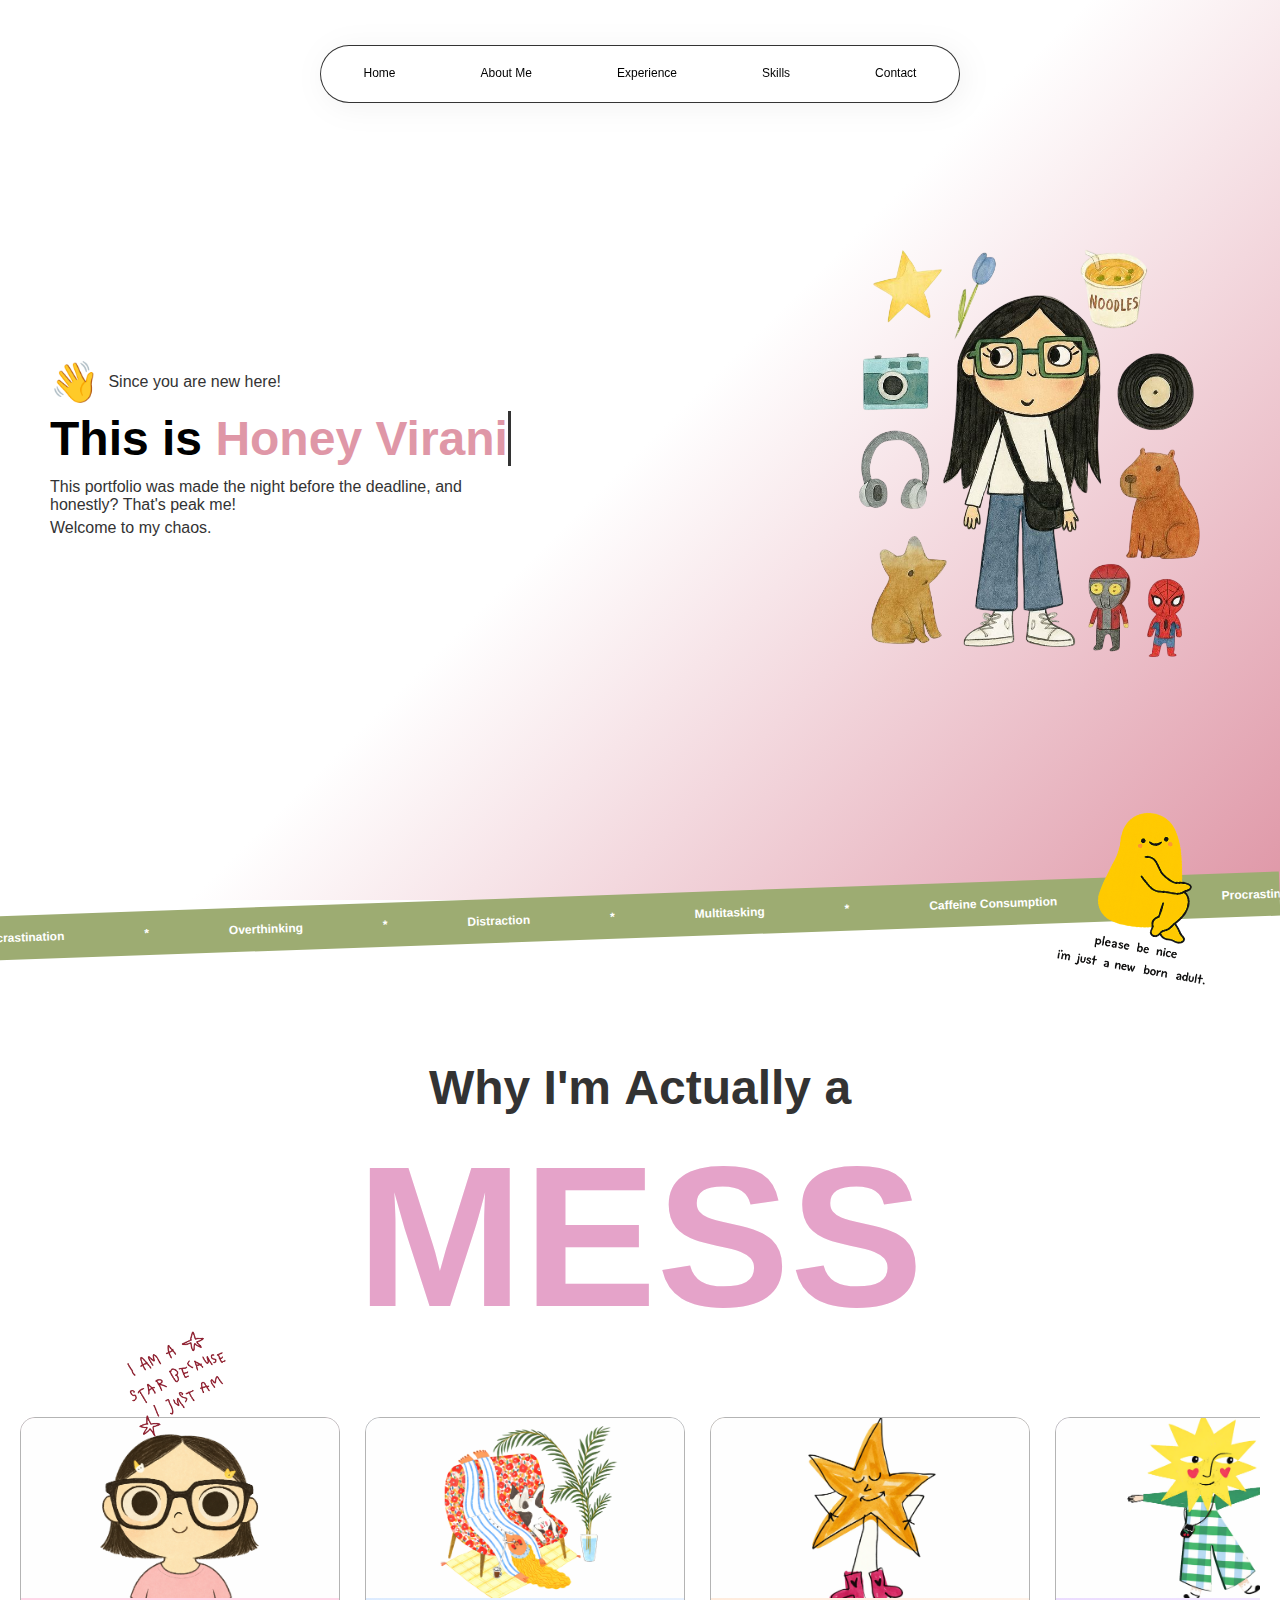
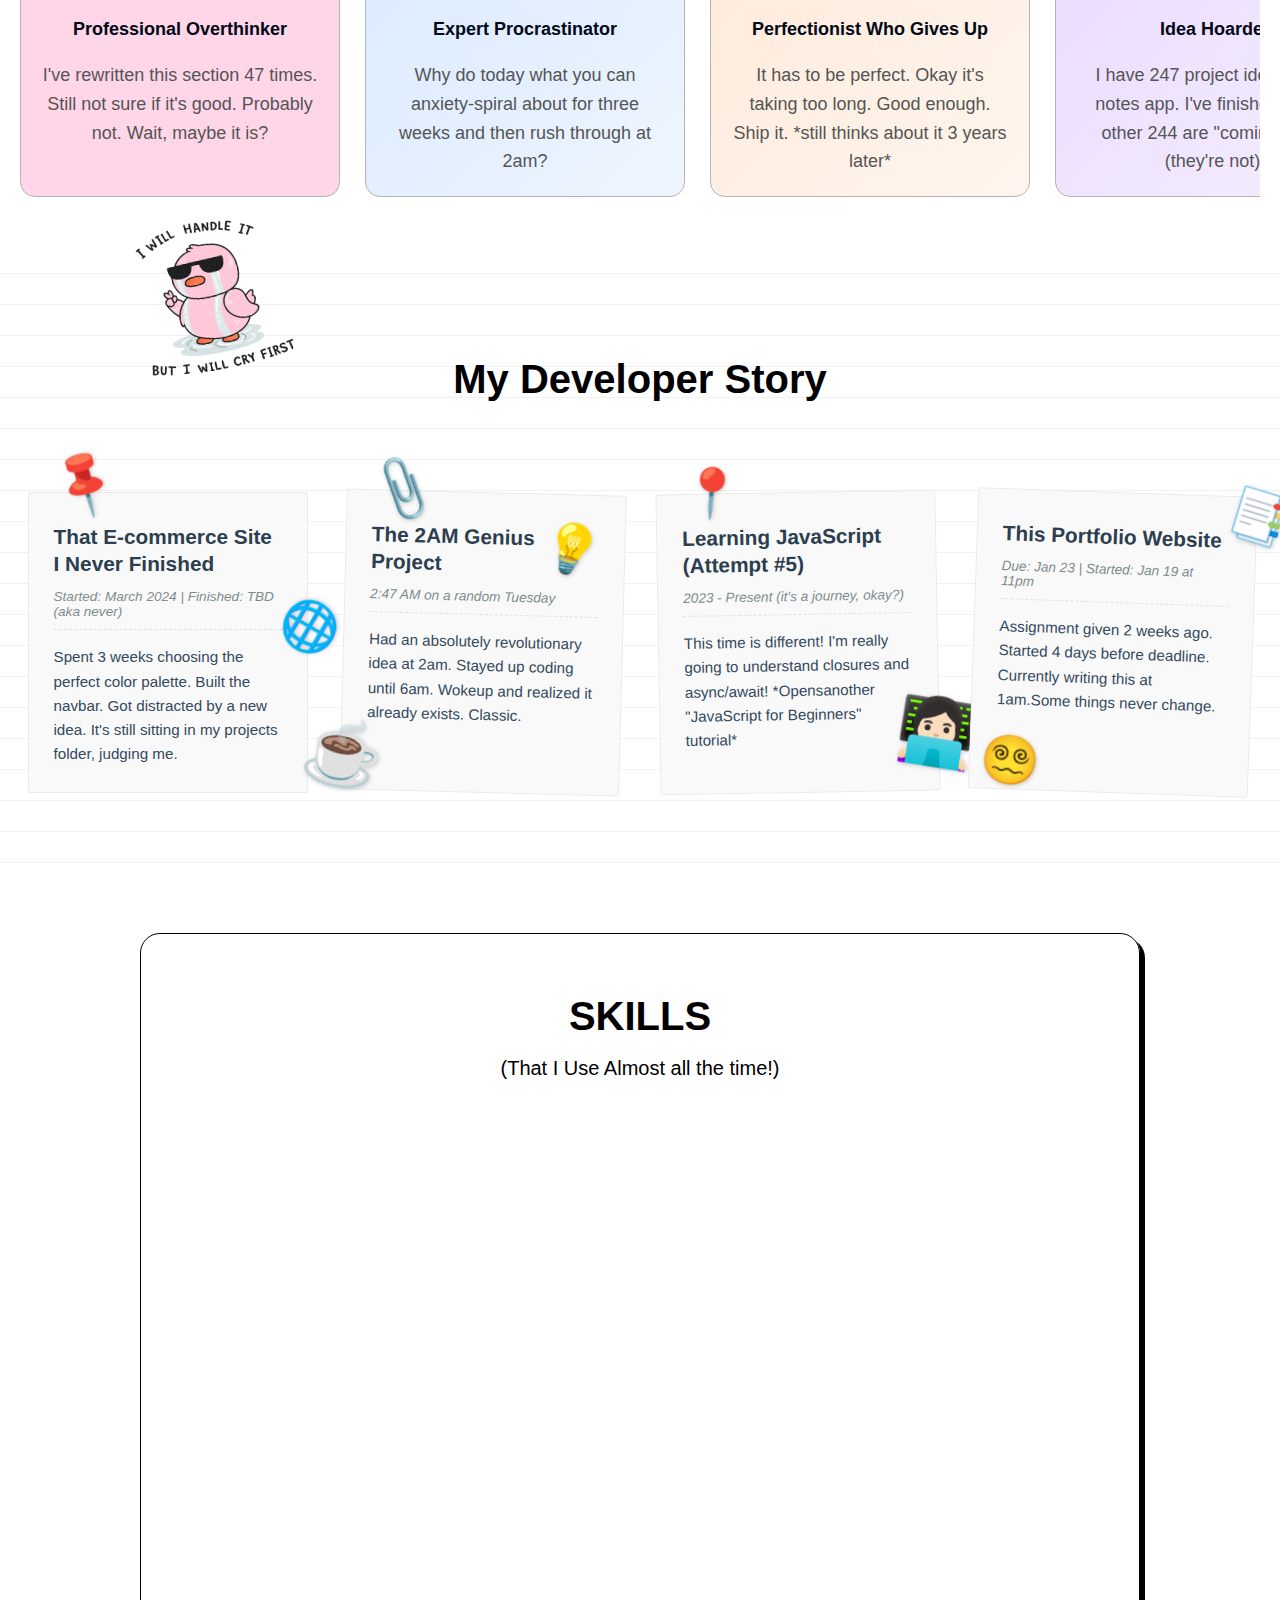
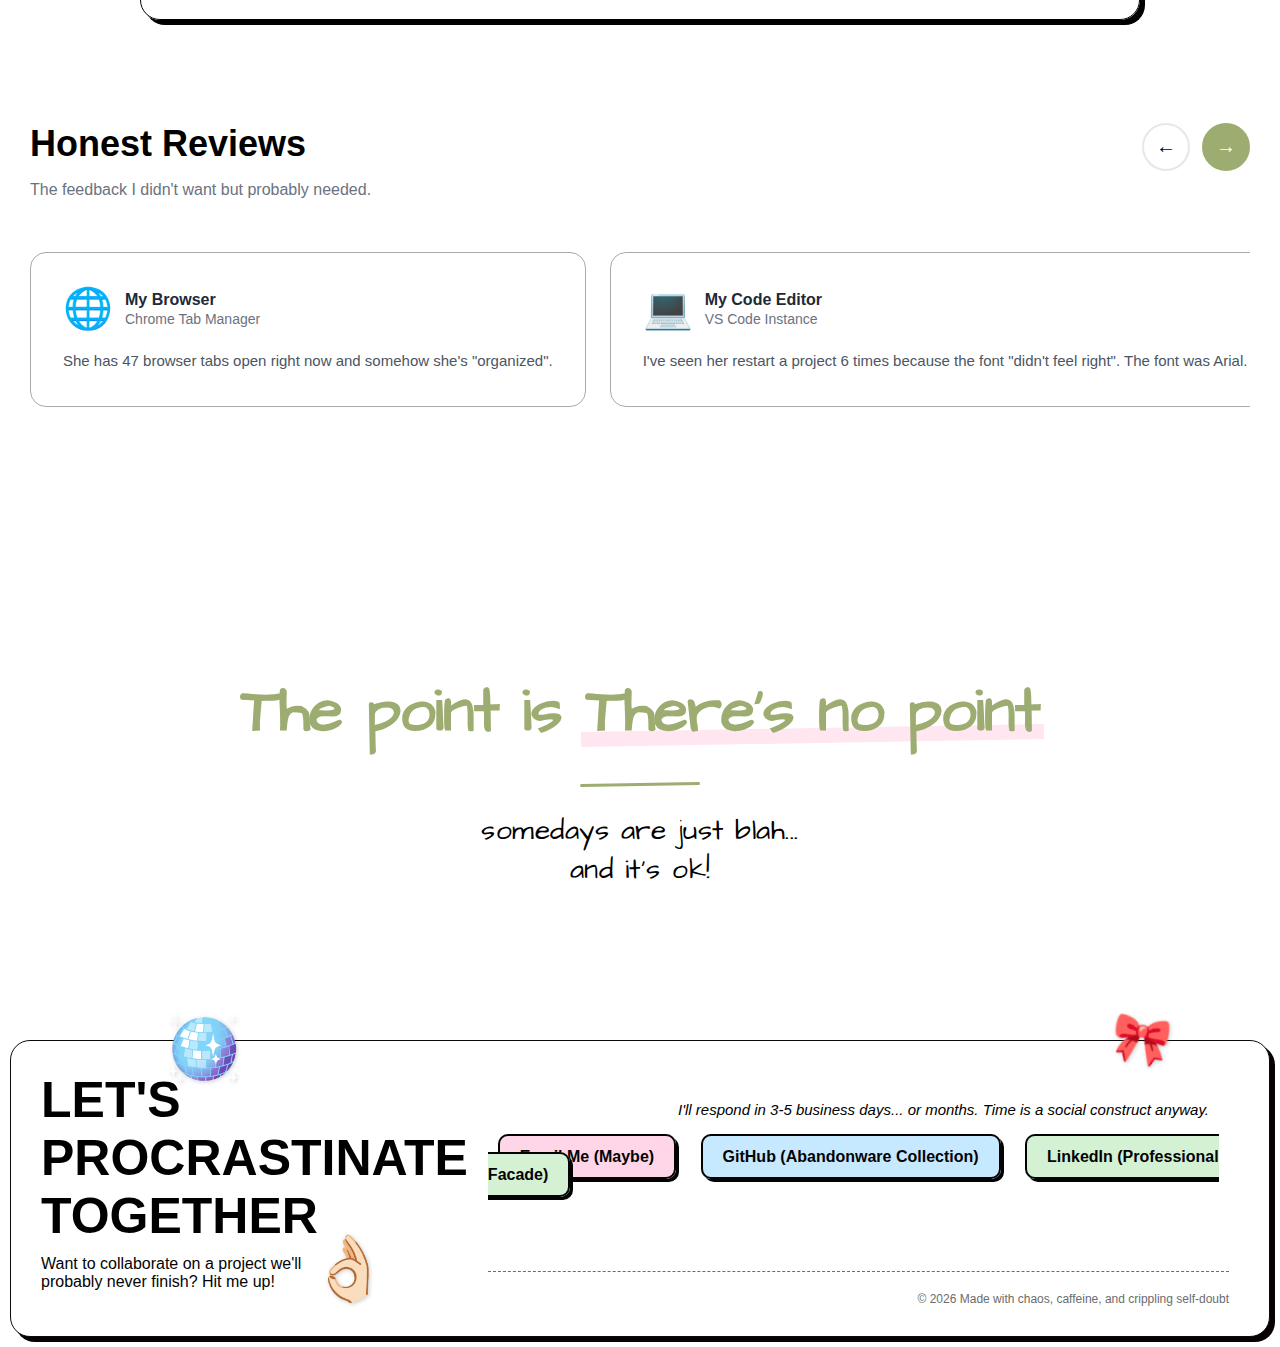
<file: index.html>
<!DOCTYPE html>
<html lang="en">
<head>
    <meta charset="UTF-8">
    <meta name="viewport" content="width=device-width, initial-scale=1.0">
    <title>Im Honey</title>
    <link rel="stylesheet" href="css/indexPage/index.css">
    <link rel="stylesheet" href="aboutMe.css">
    <link rel="stylesheet" href="DevS.css">
    <link rel="stylesheet" href="css/indexPage/last.css">
    <link rel="stylesheet" href="css/indexPage/Foot.css">
    <link rel="stylesheet" href="css/indexPage/text.css">
    <link href="https://fonts.googleapis.com/css2?family=Architects+Daughter&display=swap" rel="stylesheet">
</head>
<body>

<!-- nav bar -->
    <header class="header">
        <nav class="navbar">
                <a href="#">Home</a>
                <a href="MainAboutMe.html">About Me</a>
                <a href="#experience">Experience</a>
                <a href="#skills">Skills</a>
                <a href="#contact">Contact</a>
        </nav>
    </header>

    <!-- HERO SECTION -->
    <section class="hero" id="home">
        <div class="hero-content">
            <div class="hero-text">
                <p> <span class="hi-icon">👋</span> Since you are new here!</p>
                <div class = "container">
                <h1 class="typing-text">This is <span class="main-name">Honey Virani</span></h1>
                </div>
                <p> This portfolio was made the night before the deadline, and <br>
                honestly? That's peak me!</p>
                <p>Welcome to my chaos.</p>
            </div>
            <div>
                <img src="img/heroimg.png" alt="Honey Virani" width="300px" class="hero-image">
           </div>       
    </section>

    <!-- Skills text animation -->

    <section class="skills-animation">
        <div class="skills-title">
        <div class="skills-list">
            <span class="skill-item">Procrastination</span>
            <span class="skill-item">*</span>
            <span class="skill-item">Overthinking</span>
            <span class="skill-item">*</span>
            <span class="skill-item">Distraction</span>
            <span class="skill-item">*</span>
            <span class="skill-item">Multitasking</span>
            <span class="skill-item">*</span>
            <span class="skill-item">Caffeine Consumption</span>
            <span class="skill-item">*</span>
            <span class="skill-item">Procrastination</span>
            <span class="skill-item">*</span>
            <span class="skill-item">Overthinking</span>
            <span class="skill-item">*</span>
            <span class="skill-item">Distraction</span>
            <span class="skill-item">*</span>
            <span class="skill-item">Multitasking</span>
            <span class="skill-item">*</span>
            <span class="skill-item">Caffeine Consumption</span>
            <span class="skill-item">*</span>
        </div>
        </div>
    </section>

    <!-- ABOUT -->

    <section id="about">
        <h2>Why I'm <span class="highlight-word">Actually</span> a<br><span class="aboutToMess">MESS</span></h2>
        <div class="about-grid">
            <div class="flaw-card">
                <div class="card-image">
                    <img src="img/ChatGPT Image Jan 20, 2026, 04_19_09 PM.png" alt="Overthinking">
                </div>
                <div class="card-content">
                    <h3>Professional Overthinker</h3>
                    <p>I've rewritten this section 47 times. Still not sure if it's good. Probably not. Wait, maybe it is?</p>
                </div>
            </div>
        
            <div class="flaw-card">
                <div class="card-image">
                    <img src="img/ChatGPT Image Jan 20, 2026, 04_34_22 PM.png" alt="Procrastination">
                </div>
                <div class="card-content">
                    <h3>Expert Procrastinator</h3>
                    <p>Why do today what you can anxiety-spiral about for three weeks and then rush through at 2am?</p>
                </div>
            </div>
        
            <div class="flaw-card">
                <div class="card-image">
                    <img src="img/ChatGPT Image Jan 20, 2026, 04_23_21 PM.png" alt="Perfectionist">
                </div>
                <div class="card-content">
                    <h3>Perfectionist Who Gives Up</h3>
                    <p>It has to be perfect. Okay it's taking too long. Good enough. Ship it. *still thinks about it 3 years
                        later*</p>
                </div>
            </div>
        
            <div class="flaw-card">
                <div class="card-image">
                    <img src="img/ChatGPT Image Jan 20, 2026, 04_35_25 PM.png" alt="Ideas">
                </div>
                <div class="card-content">
                    <h3>Idea Hoarder</h3>
                    <p>I have 247 project ideas in my notes app. I've finished 3. The other 244 are "coming soon" (they're not).
                    </p>
                </div>
            </div>
        
            <div class="flaw-card">
                <div class="card-image">
                    <img src="img/eb9add40089048816268319c66a5fed6.jpg" alt="Tutorial Hell">
                </div>
                <div class="card-content">
                    <h3>Tutorial Hell Resident</h3>
                    <p>Watched 500 hours of tutorials. Built 2 things. Currently watching another tutorial instead of building.
                    </p>
                </div>
            </div>
        
            <div class="flaw-card">
                <div class="card-image">
                    <img src="img/ChatGPT Image Jan 20, 2026, 04_37_18 PM.png" alt="Imposter Syndrome">
                </div>
                <div class="card-content">
                    <h3>Imposter Syndrome Champion</h3>
                    <p>Everyone else knows what they're doing. I'm just Googling stuff and hoping for the best. Wait, everyone
                        does that?</p>
                </div>
            </div>
        </div>
    </section>

        
   
<!-- EXPERIENCE / DISASTERS SECTION -->
<section class="experience" id="experience">
        <h2>My <span class="highlight-word">Developer Story</span></h2>
        <div class="experience-container">
        <div class="experience-item">
            <h3>That E-commerce Site I Never Finished</h3>
            <div class="date">Started: March 2024 | Finished: TBD (aka never)</div>
            <p>Spent 3 weeks choosing the perfect color palette. Built the navbar. Got distracted by a new idea. It's still
                    sitting in my projects folder, judging me.</p>
        </div>
        <div class="experience-item">
            <h3>The 2AM Genius Project</h3>
            <div class="date">2:47 AM on a random Tuesday</div>
            <p class="text2">Had an absolutely revolutionary idea at 2am. Stayed up coding until 6am. Wokeup and realized it already
                exists. Classic.</p>
        </div>
        <div class="experience-item">
            <h3>Learning JavaScript (Attempt #5)</h3>
            <div class="date">2023 - Present (it's a journey, okay?)</div>
            <p>This time is different! I'm really going to understand closures and async/await! *Opensanother "JavaScript
                for Beginners" tutorial*</p>
        </div>
        <div class="experience-item">
            <h3>This Portfolio Website</h3>
            <div class="date">Due: Jan 23 | Started: Jan 19 at 11pm</div>
            <p>Assignment given 2 weeks ago. Started 4 days before deadline. Currently writing this at 1am.Some things
                never change.</p>
        </div>
        </div>
</section>

<!-- SKILLS SECTION -->

<section id="skills">
    <h2> SKILLS <br><span class="highlight-dev">(That I Use Almost all the time!)</span> </h2>
    <div class="skills-grid">
        <div class="skill" data-percent="95">
            <div class="skill-name">
                <span>Starting Projects</span>
                <span class="percent">95%</span>
            </div>
            <div class="skill-bar">
                <div class="skill-progress"></div>
            </div>
        </div>
        <div class="skill" data-percent="23">
            <div class="skill-name">
                <span>Finishing Them</span>
                <span class="percent">13%</span>
            </div>
            <div class="skill-bar">
                <div class="skill-progress"></div>
            </div>
        </div>
        <div class="skill" data-percent="100">
            <div class="skill-name">
                <span>Googling "How to Center a Div"</span>
                <span class="percent">100%</span>
            </div>
            <div class="skill-bar">
                <div class="skill-progress"></div>
            </div>
        </div>
        <div class="skill" data-percent="87">
            <div class="skill-name">
                <span>Procrastination</span>
                <span class="percent">97%</span>
            </div>
            <div class="skill-bar">
                <div class="skill-progress"></div>
            </div>
        </div>
        <div class="skill" data-percent="150">
            <div class="skill-name">
                <span>Imposter Syndrome</span>
                <span class="percent">∞%</span>
            </div>
            <div class="skill-bar">
                <div class="skill-progress"></div>
            </div>
        </div>
        <div class="skill" data-percent="67">
            <div class="skill-name">
                <span>Actual HTML/CSS</span>
                <span class="percent">67%</span>
            </div>
            <div class="skill-bar">
                <div class="skill-progress"></div>
            </div>
        </div>
        <div class="skill" data-percent="34">
            <div class="skill-name">
                <span>JavaScript (still figuring that out!)</span>
                <span class="percent">34%</span>
            </div>
            <div class="skill-bar">
                <div class="skill-progress"></div>
            </div>
        </div>
    </div>
</section> 

 <!-- TESTIMONY  -->

<section id="testimonials">
    <div class="testimonials-header">
        <div class="testimonials-title-wrapper">
            <h2 class="highlight-test"> Honest Reviews</h2>
            <p class="testimonials-subtitle">The feedback I didn't want but probably needed.</p>
        </div>
        <div class="testimonials-nav">
            <button class="nav-arrow prev" onclick="scrollTestimonials('left')">←</button>
            <button class="nav-arrow next" onclick="scrollTestimonials('right')">→</button>
        </div>
    </div>

    <div class="testimonials-grid" id="testimonialsGrid">
        <div class="testimonial-card">
            <div class="testimonial-author-wrapper">
                <div class="testimonial-avatar">🌐</div>
                <div class="testimonial-author-info">
                    <p class="testimonial-author">My Browser</p>
                    <p class="testimonial-role">Chrome Tab Manager</p>
                </div>
            </div>
            <p class="testimonial-text">She has 47 browser tabs open right now and somehow she's "organized".</p>
        </div>

        <div class="testimonial-card">
            <div class="testimonial-author-wrapper">
                <div class="testimonial-avatar">💻</div>
                <div class="testimonial-author-info">
                    <p class="testimonial-author">My Code Editor</p>
                    <p class="testimonial-role">VS Code Instance</p>
                </div>
            </div>
            <p class="testimonial-text">I've seen her restart a project 6 times because the font "didn't feel right". The font was Arial.</p>
        </div>

        <div class="testimonial-card">
            <div class="testimonial-author-wrapper">
                <div class="testimonial-avatar">🍿</div>
                <div class="testimonial-author-info">
                    <p class="testimonial-author">YouTube Algorithm</p>
                    <p class="testimonial-role">Recommendation Engine</p>
                </div>
            </div>
            <p class="testimonial-text">she said she'd start working after "just one YouTube video". That was 3 hours ago.</p>
        </div>

        <div class="testimonial-card">
            <div class="testimonial-author-wrapper">
                <div class="testimonial-avatar">☕</div>
                <div class="testimonial-author-info">
                    <p class="testimonial-author">My Coffee Mug</p>
                    <p class="testimonial-role">Caffeine Supplier</p>
                </div>
            </div>
            <p class="testimonial-text">I don't know how she function on 4 hours of sleep and pure anxiety, but somehow she does.</p>
        </div>

        <div class="testimonial-card">
            <div class="testimonial-author-wrapper">
                <div class="testimonial-avatar">🧠</div>
                <div class="testimonial-author-info">
                    <p class="testimonial-author">My Inner Voice</p>
                    <p class="testimonial-role">Consciousness</p>
                </div>
            </div>
            <p class="testimonial-text">She is either going to change the world or accidentally delete her entire
                project. No in-between.</p>
        </div>

        <div class="testimonial-card">
            <div class="testimonial-author-wrapper">
                <div class="testimonial-avatar">⏪</div>
                <div class="testimonial-author-info">
                    <p class="testimonial-author">Past Me</p>
                    <p class="testimonial-role">Disappointed</p>
                </div>
            </div>
            <p class="testimonial-text">I'm just impressed she made it this far honestly.</p>
        </div>
    </div>
</section>

<!-- text section -->

<section id="blah-days">    
    <div class="blah-content">
        <div class="blah-quote">
            The point is
            <span class="highlight underline">There's no point</span>
        </div>
        <div class="accent-line"></div>
            <div class="blah-subtext">
                somedays are just blah...<br>
                and it's ok!
            </div>
        </div>
    </section>
        
<footer class="contact" id="contact">
    <div class="footer-decor">
        <h2>LET'S  <br> Procrastinate <br> Together</h2>
            <p>Want to collaborate on a project we'll <br> probably never finish? Hit me up!</p>
    </div>
        <div class="footer-links">
        <p class="response-time">I'll respond in 3-5 business days... or months. Time is a social construct anyway.</p>
        <div class="contact-links">
            <a href="mailto:virani.ho@northeastern.edu">Email Me (Maybe)</a>
            <a href="https://github.com/honeyN1">GitHub (Abandonware Collection)</a>
            <a href="https://www.linkedin.com/in/honey-virani">LinkedIn (Professional Facade)</a>
        </div>
        <p class="copyright">© 2026 Made with chaos, caffeine, and crippling self-doubt</p>
        </div>
    </div>
</footer>



<script>
            
function scrollTestimonials(direction) {
    const grid = document.getElementById('testimonialsGrid');
    const scrollAmount = 374;

    if (direction === 'left') {
            grid.scrollBy({ left: -scrollAmount, behavior: 'smooth' });
    } else {
            grid.scrollBy({ left: scrollAmount, behavior: 'smooth' });
    }
}

    
window.addEventListener('load', () => {
    const skills = document.querySelectorAll('.skill');

    skills.forEach(skill => {
        const percent = skill.getAttribute('data-percent');
        const progressBar = skill.querySelector('.skill-progress');

        const displayPercent = Math.min(percent, 100);

        setTimeout(() => {
            progressBar.style.width = displayPercent + '%';
        }, 100);
    });
});

</script>
</body>
</html>
</file>
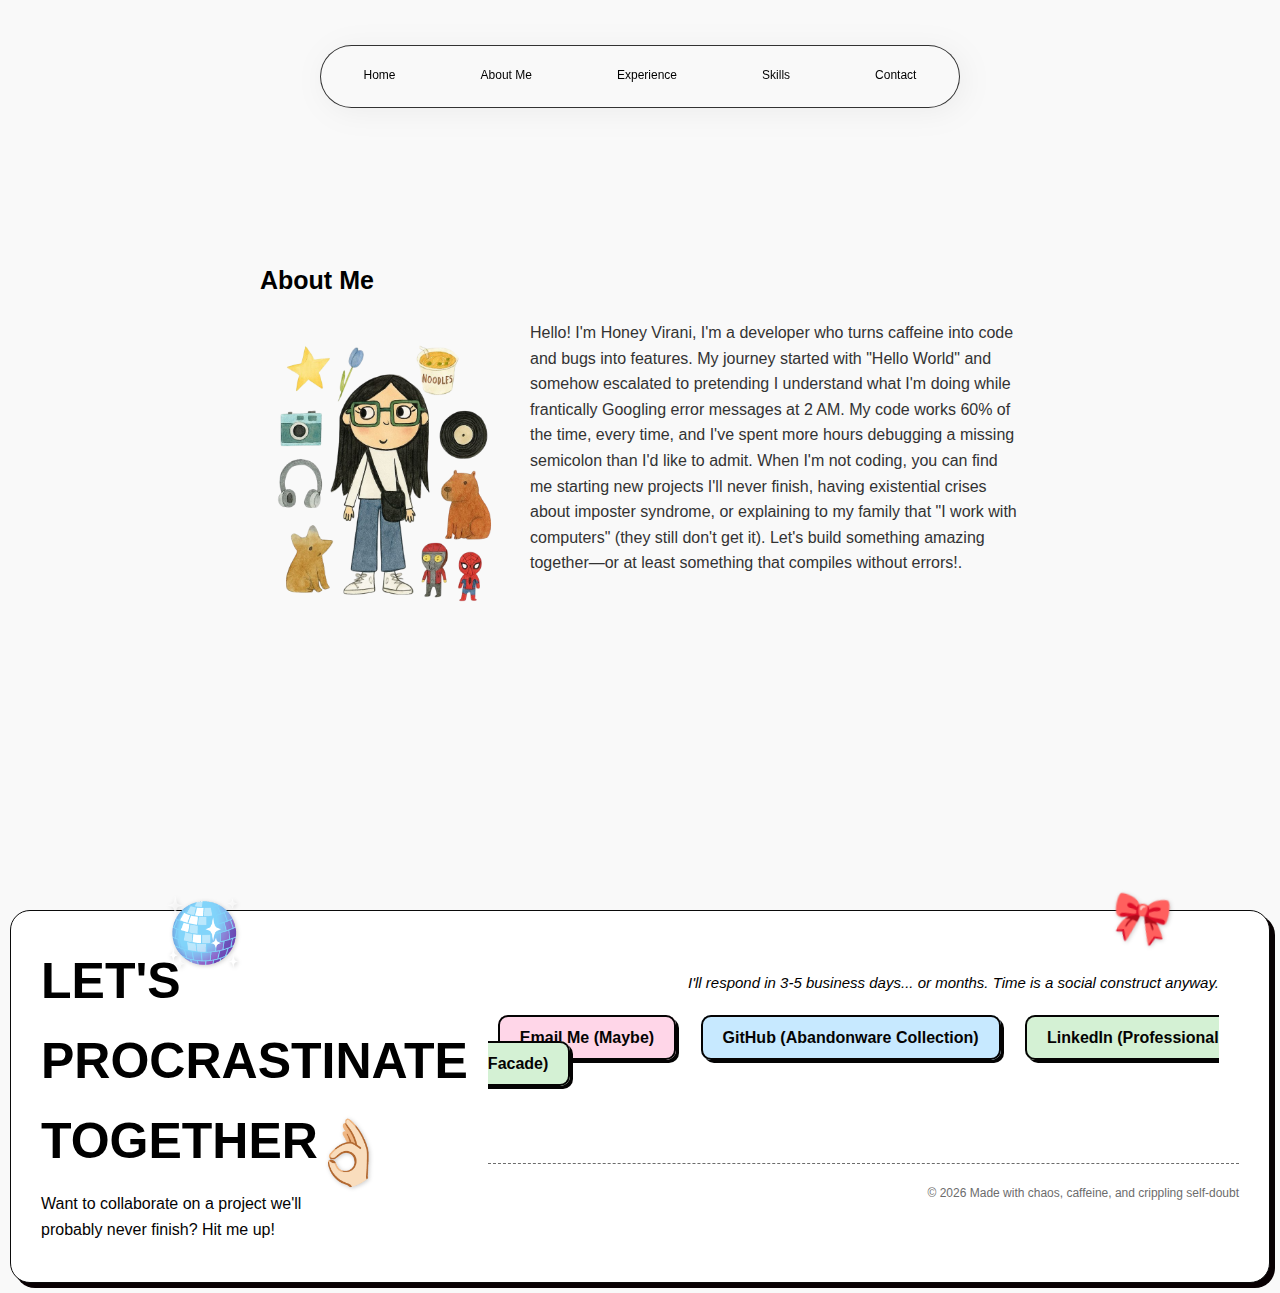
<file: MainAboutMe.html>
<!DOCTYPE html>
<html lang="en">
<head>
    <meta charset="UTF-8">
    <meta name="viewport" content="width=device-width, initial-scale=1.0">
    <title>Who Is She</title>
    <link rel="stylesheet" href="css/indexPage/index.css">
    <link rel="stylesheet" href="aboutMe.css">
    <link rel="stylesheet" href="css/indexPage/Foot.css">
    <link rel="stylesheet" href="css/MainAboutMe/MainAnoutMe.css">
</head>
<body>
    <header class="header">
        <nav class="navbar">
                <a href="index.html">Home</a>
                <a href="MainAboutMe.html">About Me</a>
                <a href="index.html">Experience</a>
                <a href="index.html">Skills</a>
                <a href="#contact">Contact</a>
        </nav>
    </header>

    <main>
        <section class="about-me">
            <h1 class="highlight-word">About Me</h1>
            <div class="divider">
            <img src="img/_-Photoroom.png" alt="Honey Virani">
            <p>Hello! I'm Honey Virani, I'm a developer who turns caffeine into code and bugs into features. My journey started with "Hello World" and somehow
            escalated to pretending I understand what I'm doing while frantically Googling error messages at 2 AM. My code works
            60% of the time, every time, and I've spent more hours debugging a missing semicolon than I'd like to admit. When I'm
            not coding, you can find me starting new projects I'll never finish, having existential crises about imposter syndrome,
            or explaining to my family that "I work with computers" (they still don't get it). Let's build something amazing
            together—or at least something that compiles without errors!.</p>
            
            </div>
        </section>
    </main>


    <footer class="contact" id="contact">
        <div class="footer-decor">
            <h2>LET'S <br> Procrastinate <br> Together</h2>
            <p>Want to collaborate on a project we'll <br> probably never finish? Hit me up!</p>
        </div>
        <div class="footer-links">
            <p class="response-time">I'll respond in 3-5 business days... or months. Time is a social construct anyway.</p>
            <div class="contact-links">
                <a href="mailto:your@email.com">Email Me (Maybe)</a>
                <a href="#">GitHub (Abandonware Collection)</a>
                <a href="#">LinkedIn (Professional Facade)</a>
                <p class="copyright">© 2026 Made with chaos, caffeine, and crippling self-doubt</p>
            </div>
        </div>
    </footer>
    


</body>
</html>
</file>
<file: css/indexPage/index.css>
*{
    margin: 0;
    padding: 0;
    box-sizing: border-box;
}
body{
    background-attachment: fixed;
    background: #ffffff;
    font-family: 'Poppins', sans-serif;
}
.header {
    position: relative;

}
.navbar{
    position: fixed;
    align-items: center;
    width: 50%;
    display: flex;
    justify-content: center;
    background: rgba(255, 255, 255, 0.04);
    border-radius: 50px;
    box-shadow: 4px 4px 29px rgba(131, 130, 130, 0.1);
    backdrop-filter: blur(3px);
    -webkit-backdrop-filter: blur(5px);
    border: 0.1px solid rgba(10, 10, 10, 0.826);
    top: 5%;
    left: 50%;
    transform: translateX(-50%);
    z-index: 1000;
       
}
.navbar a{
    color: #000000;
    font-size: 12px;
    margin: auto;
    padding: 20px ;
    text-decoration: none;
    border-bottom: 2px solid transparent;
    transition: 0.3s;
}
.navbar a:hover{
    color: #DF97A7;
}

.hero{
    background: linear-gradient(135deg, #ffffff 0%, #ffffff 50%, #DF97A7 100%);
    display: flex;
    justify-content: center;
    align-items: center;
    height: 100vh;
    padding: 0 50px;
    
}

.hero-content{
    display: flex;
    justify-content: space-between;
    align-items: center;
    width: 100%;
    max-width: 1200px;
}

.hero-text{
    max-width: 600px;
}
.hero-text p{
    font-size: 16px;
    color: #333333;
    margin-bottom: 2px;
    padding: 0 0 3px 0;
}
.hero-text h1{
    font-size: 48px;
    color: #000000;
    margin-bottom: 8px;
} 

.hi-icon {
    font-size: 40px;
    vertical-align: middle;
    margin-right: 4px;
}


.hero-image{
   width: 400px;
   transition: transform 0.3s ease;
}

.hero-image:hover{
    animation: wobble 0.5s ease-in-out infinite;
}

@keyframes wobble {
    0%{transform: rotate(0deg);}
    25%{transform: rotate(5deg);}
    50%{transform: rotate(-5deg);}
    75%{transform: rotate(3deg);}
    100%{transform: rotate(0deg);}
}

    
.main-name {
    color: #DF97A7;
}


.typing-text {
    display: inline-block;
    overflow: hidden;
    border-right: 3px solid #333;
    white-space: nowrap;
    letter-spacing: 0px;
    max-width: max-content;
    animation:
        typing 3.5s steps(26, end) forwards,
        blink-caret 0.75s step-end infinite;
}

@keyframes typing {
    from {
        width: 0;
    }

    to {
        width: 100%;
    }
}

@keyframes blink-caret {

    from,
    to {
        border-color: transparent;
    }

    50% {
        border-color: #333;
    }
}

.skills-animation {
   background: #9DAC72;
   padding: 15px 0;
   overflow: hidden;
   transform: rotate(-2deg);
    width: 105%;
    margin-left: -5%;
    margin-top: -5px;
    margin-bottom: 60px;
    position: relative;
    z-index: 1;
}
.skills-title{
    width: 100%;
    overflow: hidden;
    position: relative;
}
.skills-list{
    display: flex;
    animation: scroll 20s linear infinite;
    white-space: nowrap;
}
.skill-item {
    font-size: 12px;
    font-weight: 900;
    color: white;
    margin: 0 40px;
    display: inline-block;
}

@keyframes scroll {
    0% {
        transform: translateX(0);
    }

    100% {
        transform: translateX(-50%);
    }
}
/* Tablet 760 px */

@media (max-width:760px) {
    .navbar {
        width: 80%;
        padding: 10px 0;
        position: fixed;
    }

    .navbar a {
        font-size: 11px;
        padding: 10px 15px;
    }

    .hero {
        padding: 0 30px;
    }
    .hero-content {
        gap: 30px;
    }

    .hero-text h1 {
        font-size: 36px
    }

    .hero-image {
        width: 300px;
    }

}
/* Mobile 480px */

@media(max-width:480px) {
    .navbar{
        width: 70%;
        top: 2%;
        padding: 7px 0;
        position: fixed;
    }
    .navbar a{
        font-size: 9px;
        padding: 8px 10px;
        
    }
    .hero {
        flex-direction: column;
        text-align: center;
        padding: 100px 20px 40px;
        height: auto;
    }
    .hero-content {
        flex-direction: column;
        align-items: center;
        gap: 10px;
        }

        .hero-text {
            max-width: 100%;
        }
    
        .hero-text h1 {
            font-size: 25px;
        }
    
        .hero-text p {
            font-size: 12px;
        }
    
        .hero-image {
            width: 250px;
        }
    
        .hi-icon {
            font-size: 30px;
        }
    
        .skill-item {
            font-size: 12px;
            margin: 0 20px;
        }
}
</file>
<file: aboutMe.css>
#about {
    padding: 60px 20px;
    border-radius: 10px;
}
#about h2 {
    color: #333;
    text-align: center;
    font-size: 48px;
    line-height: 1.2;
}
.aboutToMess {
    color: #e5a3c9;
    font-size: 200px;
    font-weight: 900;
    display: block;
    cursor: pointer;
}
.aboutToMess:hover {
    text-shadow: 10px 10px 0 rgba(174, 42, 42, 50);
    transition: transform 0.6s ease-in-out;

}
#about::after {
    content: '';
    position: absolute;
    top: 750px;
    left: 900px;
    width: 500px;
    height: 300px;
    display: block;
    background-image: url('img/ChatGPT\ Image\ Jan\ 22\,\ 2026\,\ 04_02_52\ PM.png');
    background-size: contain;
    background-repeat: no-repeat;
    background-position: center;
    z-index: 10;
    transform: rotate(10deg);
    
}
#about::before {
    content: '';
    position: absolute;
    top: 145%;
    left: 100px;
    width: 150px;
    height: 150px;
    display: block;
    background-image: url('img/Gemini_Generated_Image_j0vp8kj0vp8kj0vp-Photoroom.png');
        background-size: contain;
    background-repeat: no-repeat;
    background-position: center;
    z-index: 10;
    transform: rotate(-30deg);

}

@keyframes wobble-3d {

    0%,
    100% {
        transform: rotate(0deg);
    }

    25% {
        transform: rotate(3deg);
    }

    50% {
        transform: rotate(-3deg);
    }

    75% {
        transform: rotate(2deg);
    }
}

.about-image {
    
    top: 30px;
    right: 0;
    width: 120px;
    transform: rotate(15deg);
   
}
.highlight-word {
    position: relative;
    display: inline-block;
    cursor: pointer;
    transition: color 0.3s ease;
}

.highlight-word::before {
    content: '';
    position: absolute;
    width: 0%;
    height: 70%;
    bottom: 5px;
    left: 0;
    background: #FCE384;
    z-index: -1;
    transform: skewX(10deg);
    transition: width 0.4s ease;
   
}
.highlight-word:hover::before {
    width: 100%;
}
.highlight-word:hover {
    color: #5fa0de;
}

#about p {
    margin-top: 20px;
    font-size: 18px;
    line-height: 1.6;
    color: #555;
    max-width: 800px;
    margin-left: auto;
    margin-right: auto;
    text-align: center;
}

.about-grid {
    display: flex; 
    gap: 25px;
    overflow-x: auto;  
    overflow-y: hidden;  
    margin-top: 60px;
    scroll-snap-type: x mandatory;
    scroll-behavior: smooth;
    -webkit-overflow-scrolling: touch;  
}

.about-grid::-webkit-scrollbar {
    height: 8px;
}

.about-grid::-webkit-scrollbar-track {
    background: #f1f1f1;
    border-radius: 10px;
}

.about-grid::-webkit-scrollbar-thumb {
    background: #DF97A7;
    border-radius: 10px;
}

.about-grid::-webkit-scrollbar-thumb:hover {
    background: #c77d8d;
}

/* Individual card styling */
.flaw-card {
    min-width: 320px;  
    max-width: 320px;  
    border-radius: 15px;
    border: 1px solid #b4b4b4;
    background: #ffd6e8;
    transition: all 0.3s ease;
    flex-shrink: 0;  
    scroll-snap-align: start;  
    overflow: hidden; 
 }

/* Hover effect */
.flaw-card:hover {
    transform: translateY(-8px);
    box-shadow: 4px 6px rgb(157, 172, 114);
    border: 1px solid #1d1d1d;
}

/* Image container */
.card-image {
    width: 100%;
    height: 180px;  
    display: flex;
    align-items: center;
    justify-content: center;
    overflow: hidden;
}

Different gradient for each card
.flaw-card:nth-child(1)  { background: linear-gradient(135deg, #ffd6e8 0%, #ffeef5 100%); }
.flaw-card:nth-child(2)  { background: linear-gradient(135deg, #d6e8ff 0%, #eef5ff 100%); }
.flaw-card:nth-child(3)  { background: linear-gradient(135deg, #ffe8d6 0%, #fff5ee 100%); }
.flaw-card:nth-child(4)  { background: linear-gradient(135deg, #e8d6ff 0%, #f5eeff 100%); }
.flaw-card:nth-child(5)  { background: linear-gradient(135deg, #d6ffe8 0%, #eefff5 100%); }
.flaw-card:nth-child(6)  { background: linear-gradient(135deg, #ffd6d6 0%, #ffeeee 100%); }

/* Image styling */
.card-image img {
    width: 320px;
    height:180px;
    object-fit: cover;  
    
}

/* Text content area */
.card-content {
    padding: 20px;
}

.card-content h3 {
    font-size: 18px;
    color: #010917;
    margin-bottom: 10px;
    font-weight: 600;
    line-height: 1.3;
    text-align: center;
}

.card-content p {
    font-size: 14px;
    line-height: 1.6;
    color: #718096;
    margin: 0;
}

@media (max-width: 1199px) {
    #about::after {
        width: 400px;
        height: 240px;
        right: 3%;
    }

    #about::before {
        width: 120px;
        height: 120px;
    }
}

/* Tablet Landscape */
@media (max-width: 991px) {
    #about {
        padding: 50px 20px;
    }

    #about h2 {
        font-size: 40px;
    }

    .aboutToMess {
        font-size: 150px;
    }

    .aboutToMess:hover {
        text-shadow: 6px 6px 0 rgba(174, 42, 42, 0.5);
    }

    #about p {
        font-size: 16px;
    }

    #about::after {
        width: 300px;
        height: 180px;
        top: 35%;
        right: 2%;
    }

    #about::before {
        width: 100px;
        height: 100px;
        bottom: 8%;
        left: 3%;
    }

    .about-grid {
        margin-top: 50px;
        padding: 30px 15px;
    }
}

/* Tablet Portrait  */
@media (max-width: 768px) {
    #about {
        padding: 40px 15px;
    }

    #about h2 {
        font-size: 32px;
    }

    .aboutToMess {
        font-size: 111px;
    }

    .aboutToMess:hover {
        text-shadow: 4px 4px 0 rgba(174, 42, 42, 0.5);
    }

    #about p {
        font-size: 15px;
        padding: 0 10px;
    }

    #about::after {
        width: 200px;
        height: 120px;
        top: 25%;
        right: -5%;
        opacity: 0.8;
    }

    #about::before {
        width: 80px;
        height: 80px;
        bottom: 5%;
        left: -2%;
        opacity: 0.8;
    }

    .about-grid {
        padding: 20px 15px;
        gap: 15px;
        margin-top: 30px;
    }

    .flaw-card {
        min-width: 280px;
        max-width: 280px;
    }

    .card-image {
        height: 150px;
    }

    .card-image img {
        width: 280px;
        height: 150px;
    }

    .card-content {
        padding: 15px;
    }

    .card-content h3 {
        font-size: 16px;
    }

    .card-content p {
        font-size: 13px;
    }
}

/* Mobile Large (481px - 767px) */
@media (max-width: 480px) {
    #about {
        padding: 30px 10px;
    }

    #about h2 {
        font-size: 26px;
    }

    .aboutToMess {
        font-size: 80px;
    }

    #about p {
        font-size: 14px;
        line-height: 1.5;
    }

    #about::after,
    #about::before {
        display: none;
    }

    .about-grid {
        padding: 15px 10px;
        gap: 12px;
        margin-top: 25px;
    }

    .flaw-card {
        min-width: 260px;
        max-width: 260px;
    }

    .card-image {
        height: 140px;
    }

    .card-image img {
        width: 260px;
        height: 140px;
    }

    .card-content {
        padding: 12px;
    }

    .card-content h3 {
        font-size: 15px;
    }

    .card-content p {
        font-size: 12px;
    }
}

/* Mobile Small 360px  */
@media (max-width: 360px) {
    #about {
        padding: 25px 8px;
    }

    #about h2 {
        font-size: 22px;
    }

    .aboutToMess {
        font-size: 60px;
    }

    #about p {
        font-size: 13px;
    }

    .about-grid {
        padding: 10px 8px;
        gap: 10px;
    }

    .flaw-card {
        min-width: 240px;
        max-width: 240px;
    }

    .card-image {
        height: 130px;
    }

    .card-image img {
        width: 240px;
        height: 130px;
    }

    .card-content {
        padding: 10px;
    }

    .card-content h3 {
        font-size: 14px;
    }

    .card-content p {
        font-size: 11px;
    }

    .about-grid::-webkit-scrollbar {
        height: 6px;
    }
}
</file>
<file: DevS.css>
.experience {
   
    position: relative;
        padding: 100px 0 100px;
    
        margin-bottom: 40px;
    background-image:
            repeating-linear-gradient(0deg,transparent,transparent 30px,
                rgba(185, 69, 69, 0.059) 30px,
                rgba(0, 0, 0, 0.065) 31px);

    z-index: 0;
}

.experience::after{
    content: '';
        position: absolute;
        top: -103px;
        left: 5%;
        width: 300px;
        height: 300px;
        display: block;
        background-image: url('img/ChatGPT Image Jan 22, 2026, 03_16_21 PM.png');
        background-size: contain;
        background-repeat: no-repeat;
        background-position: center;
        z-index: 10;
        transform: rotate(-10deg);
}


.experience h2 {
    text-align: center;
    font-size: 2.5rem;
    color: rgb(0, 0, 0);
    margin-bottom: 90px;

}

.highlight-word {
    position: relative;
    display: inline-block;
    cursor: pointer;
    transition: color 0.3s ease;
}

.highlight-word::before {
    content: '';
    position: absolute;
    width: 0%;
    height: 70%;
    bottom: 5px;
    left: 0;
    background: #FCE384;
    z-index: -1;
    transform: skewX(10deg);
    transition: width 0.4s ease;

}

.highlight-word:hover::before {
    width: 100%;
}

.highlight-word:hover {
    color: #5fa0de;
}

.experience-container {
    display: grid;
    grid-template-columns: repeat(4, 1fr);
    gap: 20px;
    padding: 0 20px;
    
}

.experience-item {
    background: #f9f9f9;
    padding: 30px 25px 25px;
    border-radius: 3px;
    position: relative;
    transition: all 0.3s ease;
    cursor: pointer;
    min-height: 250px;
    max-width: 280px;
    width: 100%;
    justify-self: center;
    border: 1px solid #1d1d1d11;

}

Different rotations for each card */
 .experience-item:nth-child(1) {
    transform: rotate(-2deg);

}

.experience-item:nth-child(2) {
    transform: rotate(1.5deg);
}

.experience-item:nth-child(3) {
    transform: rotate(-1deg);
}

.experience-item:nth-child(4) {
    transform: rotate(2deg);
}



.experience-item:hover {
    transform: rotate(0deg) translateY(-10px) scale(1.02);
    box-shadow: 4px 6px rgb(7, 5, 1);
    z-index: 10;
    border: o.5px solid #050505;
}

.experience-item h3 {
    color: #2c3e50;
    font-size: 1.3rem;
    margin-bottom: 12px;
    line-height: 1.3;
}

.date {
    color: #7f8c8d;
    font-size: 0.85rem;
    font-style: italic;
    margin-bottom: 15px;
    padding-bottom: 10px;
    border-bottom: 1px dashed rgba(0, 0, 0, 0.1);
}

.experience-item p {
    color: #34495e;
    line-height: 1.6;
    font-size: 0.95rem;
}
.experience-item:nth-child(1)::after {
    content: '📌';
        position: absolute;
        top: -40px;
        left: 9%;
        font-size: 3rem;
        z-index: 10;
        transform: rotate(300deg);
        filter: drop-shadow(1px 1px 2px rgba(0, 0, 0, 0.2))
}
.experience-item:nth-child(1)::before {
    content: '🌐';
        position: absolute;
        top: 105px;
        left: 90%;
        font-size: 3rem;
        transform: rotate(300deg);
        filter: drop-shadow(1px 1px 2px rgba(0, 0, 0, 0.2));
}

.experience-item:nth-child(3)::after {
    content: '📍';
    position: absolute;
    top: -30px;
    left: 9%;
    font-size: 3rem;
    z-index: 10;
    transform: rotate(5deg);
    filter: drop-shadow(1px 1px 2px rgba(0, 0, 0, 0.2));
}
.experience-item:nth-child(3)::before{
    content: '👩🏻‍💻';
    position: absolute;
    bottom: 20px;
    left: 85%;
    font-size: 4rem;
    z-index: 10;
    transform: rotate(10deg);
    filter: drop-shadow(1px 1px 2px rgba(0, 0, 0, 0.2));
}
.experience-item:nth-child(2)::after {
    content: '☕';
    position: absolute;
    bottom: -2px;
    right: 85%;
    font-size: 4rem;
    z-index: 10;
    transform: rotate(10deg);
    filter: drop-shadow(1px 1px 2px rgba(0, 0, 0, 0.2));
}
.experience-item:nth-child(2)::before {
    content: '💡';
    position: absolute;
    top: 25px;
    left: 70%;
    font-size: 3rem;
    z-index: 10;
    transform: rotate(15deg);
    filter: drop-shadow(1px 1px 2px rgba(0, 0, 0, 0.2));
}

.text2::after {
    content: '📎';
    position: absolute;
    top: -40px;
        left: 9%;
        font-size: 3rem;
        z-index: 10;
        transform: rotate(20deg);
    filter: drop-shadow(1px 1px 2px rgba(0, 0, 0, 0.2));
}
/* Tape effect on some cards */
.experience-item:nth-child(4)::after {
    content: '📑';
    position: absolute;
        top: -10px;
        left: 90%;
        font-size: 3rem;
        z-index: 10;
        transform: rotate(15deg);
        filter: drop-shadow(1px 1px 2px rgba(0, 0, 0, 0.2));
}

.experience-item:nth-child(4)::before {
    content: '😵‍💫';
    position: absolute;
    bottom: 0px;
    right: 75%;
    font-size: 3rem;
    z-index: 10;
    transform: rotate(10deg);
    filter: drop-shadow(1px 1px 2px rgba(0, 0, 0, 0.2));
}



/* Tablets */
@media (max-width: 900px) {
    .experience-container {
        grid-template-columns: repeat(2, 1fr);
        gap: 25px;
    }
    .experience-item::after,
    .experience-item::before {
        font-size: 20px;
    }
   
}

/* Mobile */
@media (max-width: 768px) {
    .experience {
        padding: 50px 0 80px;
    }

    .experience h2 {
        font-size: 20px;
        margin-top: 20px;
        margin-bottom: 40px;
    }

    .experience-container {
        grid-template-columns: 1fr;
        gap: 30px;
        padding: 0 15px;
    }

    .experience-item {
        min-height: 230px;
        max-width: 100%;
       
    }
      
    
    .experience-item:nth-child(1)::before{
        left: 85%;
        top:20%;
        font-size: 3rem;
    }
    .experience-item:nth-child(3)::before{
        left: 77%;
        font-size: 4rem; 
        top: 77%;
        transform: rotate(0deg);
        
    }
    .experience-item:nth-child(4)::before {
        left: 80%;
        font-size: 3rem;
    }
    .experience-item:nth-child(4)::after {
        left: 5%;
        top: -30px;
        font-size: 3rem;
    }
    
}

@media (max-width: 480px) {
    .experience-item {
        padding: 25px 20px;
    }

    .experience-item::after,
    .experience-item::before {
        font-size: 1.5rem;
    }

    .experience-item:nth-child(1)::after {
        top: -30px;
    }

    .experience-item:nth-child(2)::after {
        font-size: 2.5rem;
    }
    .experience::after{
       display: none;
    }
}
</file>
<file: css/indexPage/last.css>
#skills {
    max-width: 1000px;
    margin: 0 auto;
    background: rgba(255, 255, 255, 0.95);
    padding: 60px 40px;
    border-radius: 20px;
    box-shadow: 5px 5px 0px rgb(0, 0, 0);
    border: 1px solid rgb(0, 0, 0);
}

#skills h2 {
    text-align: center;
    font-size: 2.5rem;
    color: #000000;
    margin-bottom: 50px;
    position: relative;
    z-index: 1;
}

.highlight-dev {
    position: relative;
    display: inline-block;
    cursor: pointer;
    font-size: 20px;
    font-weight: lighter;
    transition: color 0.3s ease;
}
.footer-links{
    margin-right: 10px;
}
.highlight-dev::before {
    content: '';
    position: absolute;
    width: 0%;
    height: 101%;
    bottom: 1px;
    left: 0;
    background: #FCE384;
    z-index: -1;
    transform: skewX(20deg);
    transition: width 0.4s ease;

}

.highlight-dev:hover::before {
    width: 100%;
}

.highlight-dev:hover {
    color: #5fa0de;
}

.skills-grid {
    display: grid;
    gap: 30px;
}

.skill {
    opacity: 0;
    transform: translateY(20px);
    animation: fadeInUp 0.6s ease forwards;
}

.skill:nth-child(1) {
    animation-delay: 0.1s;
}

.skill:nth-child(2) {
    animation-delay: 0.2s;
}

.skill:nth-child(3) {
    animation-delay: 0.3s;
}

.skill:nth-child(4) {
    animation-delay: 0.4s;
}

.skill:nth-child(5) {
    animation-delay: 0.5s;
}

.skill:nth-child(6) {
    animation-delay: 0.6s;
}

.skill:nth-child(7) {
    animation-delay: 0.7s;
}
@keyframes fadeInUp {
    to {
        opacity: 1;
        transform: translateY(0);
    }
}
.skill-name {
    display: flex;
    justify-content: space-between;
    align-items: center;
    margin-bottom: 10px;
}
.skill-name span:first-child {
    font-size: 1.1rem;
    color: #2c3e50;
    font-weight: 500;
}
.percent {
        font-size: 1rem;
            color: #000000;
            font-weight: normal;
}

.skill-bar {
    width: 100%;
    height: 4px;
    background: #e0e0e0;
    border-radius: 2px;
    position: relative;
}

.skill-progress {
    height: 100%;
    background: transparent;
    border-radius: 2px;
    width: 0;
    transition: width 1.5s ease-in-out;
    position: relative;
}


.skill-progress::before {
    content: '';
    position: absolute;
    right: 0;
    top: 50%;
    transform: translateY(-50%);
    width: 16px;
    height: 16px;
    border-radius: 50%;
    box-shadow: 0 2px 8px rgba(0, 0, 0, 0.2);
}


.skill-progress::after {
    content: '';
    position: absolute;
    left: 0;
    top: 0;
    width: 100%;
    height: 100%;
    border-radius: 2px;
}

.skill:nth-child(1) .skill-progress::after {
    background: #045b3b;
}

.skill:nth-child(1) .skill-progress::before {
    background: #edffd1;
}

.skill:nth-child(2) .skill-progress::after {
    background: #7d0b17;
}

.skill:nth-child(2) .skill-progress::before {
    background: #ffdfba;
}

.skill:nth-child(3) .skill-progress::after {
    background: #360358;
}

.skill:nth-child(3) .skill-progress::before {
    background: #ffd1dc;
}

.skill:nth-child(4) .skill-progress::after {
    background: #074d6e;
}

.skill:nth-child(4) .skill-progress::before {
    background: #c4f0ff;
}

.skill:nth-child(5) .skill-progress::after {
    background: #02751b
}

.skill:nth-child(5) .skill-progress::before {
    background: #d5f4e6;
}

.skill:nth-child(6) .skill-progress::after {
    background: #c91e0f;
}

.skill:nth-child(6) .skill-progress::before {
    background: #fff5ba;
}

.skill:nth-child(7) .skill-progress::after {
    background: #b8c0ff;
}

.skill:nth-child(7) .skill-progress::before {
    background: #470f47a9;
}


.skill:hover {
    transform: translateX(5px);
    transition: transform 0.3s ease;
}



@media (max-width: 768px) {
    #skills {
        padding: 40px 20px;
    }

    #skills h2 {
        font-size: 2rem;
        margin-bottom: 40px;
    }

    .skill-name span:first-child {
        font-size: 0.95rem;
    }

    .percent {
        font-size: 0.9rem;
    }

    .skills-grid {
        gap: 25px;
    }
}


/* Testimonials Section */
#testimonials {
        padding: 103px 30px;
    position: relative;

}

.testimonials-header {
    display: flex;
    justify-content: space-between;
    align-items: flex-start;
    margin-bottom: 40px;
    gap: 20px;
}

.testimonials-title-wrapper {
    flex: 1;
}

/* #testimonials h2 {
    font-size: 36px;
    font-weight: 700;
    color: #000000;
    margin-bottom: 12px;
} */

.highlight-test {
    font-size: 36px;
        font-weight: 700;
        color: #000000;
        margin-bottom: 12px;
    position: relative;
    display: inline-block;
    cursor: pointer;
    transition: color 0.3s ease;
}

.highlight-test::before {
    content: '';
    position: absolute;
    width: 0%;
    height: 70%;
    bottom: 5px;
    left: 0;
    background: #FCE384;
    z-index: -1;
    transform: skewX(10deg);
    transition: width 0.4s ease;

}

.highlight-test:hover::before {
    width: 100%;
}

.highlight-test:hover {
    color: #5fa0de;
}

.testimonials-subtitle {
    font-size: 16px;
    color: #6B7280;
    line-height: 1.6;
    max-width: 500px;
}

/* Navigation arrows */
.testimonials-nav {
    display: flex;
    gap: 12px;
    flex-shrink: 0;
}

.nav-arrow {
    width: 48px;
    height: 48px;
    border-radius: 50%;
    border: 2px solid #E5E7EB;
    background: #FFFFFF;
    display: flex;
    align-items: center;
    justify-content: center;
    cursor: pointer;
    transition: all 0.3s ease;
    font-size: 20px;
}

.nav-arrow:hover {
    border-color: #9dad71;
    background: #F5F5FF;
}

.nav-arrow.next {
    background: #9dad71;
    border-color: #9dad71;
    color: #FFFFFF;
}

.nav-arrow.next:hover {
    background: #df97a7;
    border-color: #df97a7;
}

/* Scrollable container */
.testimonials-grid {
    display: flex;
    gap: 24px;
    overflow-x: auto;
    overflow-y: visible;
    padding: 10px 0 20px 0;
    scroll-behavior: smooth;
    scrollbar-width: none;
}

.testimonials-grid::-webkit-scrollbar {
    display: none;
}

/* Individual testimonial cards */
.testimonial-card {
    background: #FFFFFF;
    padding: 32px;
    border-radius: 16px;
    /* box-shadow: 0 1px 3px rgba(255, 255, 255, 0.1); */
    transition: all 0.3s ease;
    position: relative;
    min-width: 350px;
    flex-shrink: 0;
    display: flex;
    flex-direction: column;
    gap: 16px;
    border: 1px solid #aaaaaa;
}

.testimonial-card:hover {
    box-shadow: 4px 4px 0px rgb(157, 173, 113);
    transform: translateY(-2px);
}

/* Author section with avatar */
.testimonial-author-wrapper {
    display: flex;
    align-items: center;
    gap: 12px;
}

.testimonial-avatar {
    display: flex;
        align-items: center;
        justify-content: center;
        color: white;
        font-weight: 600;
        font-size: 40px;
}

.testimonial-author-info {
    display: flex;
    flex-direction: column;
}

.testimonial-author {
    font-size: 16px;
    color: #1F2937;
    font-weight: 600;
    text-align: left;
    font-style: normal;
    margin: 0;
}

.testimonial-role {
    font-size: 14px;
    color: #6B7280;
    margin-top: 2px;
}

/* Testimonial text */
.testimonial-text {
    font-size: 15px;
    line-height: 1.7;
    color: #4B5563;
    margin: 0;
    font-weight: 400;
}


/* Tablet 768px*/
@media (max-width: 768px) {
    #testimonials {
        padding: 40px 20px;
    }

    .testimonials-header {
        flex-direction: column;
        align-items: flex-start;
        margin-bottom: 30px;
    }

    #testimonials h2 {
        font-size: 30px;
    }

    .testimonials-subtitle {
        font-size: 15px;
    }

    .testimonials-nav {
        align-self: flex-end;
    }

    .nav-arrow {
        width: 44px;
        height: 44px;
        font-size: 18px;
    }

    .testimonials-grid {
        gap: 20px;
    }

    .testimonial-card {
        padding: 28px;
        min-width: 320px;
    }

    .testimonial-text {
        font-size: 14px;
    }
}

/* Mobile 480px */
@media (max-width: 480px) {
    #testimonials {
        padding: 30px 15px;
    }

    #testimonials h2 {
        font-size: 26px;
    }

    .testimonials-subtitle {
        font-size: 14px;
    }

    .nav-arrow {
        width: 40px;
        height: 40px;
        font-size: 16px;
    }

    .testimonials-grid {
        gap: 16px;
    }

    .testimonial-card {
        padding: 24px;
        min-width: 280px;
    }

    .testimonial-avatar {
        width: 44px;
        height: 44px;
        font-size: 16px;
    }

    .testimonial-author {
        font-size: 15px;
    }

    .testimonial-role {
        font-size: 13px;
    }

    .testimonial-text {
        font-size: 14px;
        line-height: 1.6;
    }
}
</file>
<file: css/indexPage/Foot.css>
.contact {
    background: #ffffff;
    position: relative;
    padding: 30px 30px;
    margin: 10px 10px;
    text-align: Left;
    border-radius: 20px;
    box-shadow: 5px 5px 0px rgb(8, 0, 2);
    border: 1px solid rgb(10, 10, 10);
    display: flex;
    gap: 20px;
    color: #040303;
}

.contact h2 {
    font-size: 50px;
    text-transform: uppercase;
    color: #000000;
    margin-bottom: 0px;
    text-align: left;
    text-shadow: 4px 4px -19px rgb(0, 0, 0);
    gap: 10px;
}

.footer-decor p {
    font-size: 16px;
    font-weight: lighter;
    padding-top: 10px;
    padding-bottom: 10px;
    padding-right: 10px;
}

.contact-links a {
    color: #040303;
    margin-right: 10px;
    width: fit-content;
    margin: 10px;
    text-decoration: none;
    padding: 12px 20px;
    border: 2px solid #040303;
    border-radius: 10px;
    transition: all 0.3s ease;
    font-weight: 600;
    box-shadow: 3px 3px 0px #040303;
}

.contact-links a:nth-child(1) {
    background: #FFD6E8;
}

.contact-links a:nth-child(2) {
    background: #C7E9FF;
}

.contact-links a:nth-child(3) {
    background: #D4F1D4;
}

.contact-links a:hover {
    transform: translate(3px, 3px);
    box-shadow: 0px 0px 0px #040303;
    filter: brightness(0.95);
}


.response-time {
    font-style: oblique;
    color: #000000;
    font-size: 15px;
    margin: 10px 0;
    padding: 20px;
    text-align: right;
}

.copyright {
    font-size: 12px;
    color: #6c6c6c;
    margin-top: 87px;
    padding-top: 20px;
    border-top: 1px dashed #6c6c6c;
    text-align: right;
}

.contact::after {
    content: '🪩';
    position: absolute;
    top: -30px;
    left: 152px;
    font-size: 4rem;
    z-index: 10;
    animation: spin 3s linear infinite;
    filter: drop-shadow(1px 1px 2px rgba(0, 0, 0, 0.2));
}

@keyframes spin {
    from {
        transform: rotate(0deg);
    }
    to {
        transform: rotate(360deg);
    }
}

.contact::before {
    content: '👌🏻';
    position: absolute;
    top: 190px;
    left: 298px;
    font-size: 4rem;
    z-index: 10;
    animation: wave 2s ease-in-out infinite;
    filter: drop-shadow(1px 1px 2px rgba(0, 0, 0, 0.2));
}

@keyframes wave {
    0%,
    100% {
        transform: rotate(15deg);
    }
    50% {
        transform: rotate(-15deg);
    }
}

.response-time::after {
    content: '🎀';
    font-style: normal;
    position: absolute;
    top: -30px;
    right: 98px;
    font-size: 3rem;
    z-index: 10;
    filter: drop-shadow(1px 1px 2px rgba(0, 0, 0, 0.2));
    transform: rotate(10deg);
}

/* Tablet 768px */
@media (max-width: 768px) {
    .contact {
        flex-direction: column;
        padding: 25px 20px;
        margin: 10px 5px;
        gap: 15px;
    }

    .contact h2 {
        font-size: 36px;
    }

    .footer-decor p {
        font-size: 14px;
        padding-right: 0;
    }

    .contact-links {
        display: flex;
        flex-direction: column;
        width: 100%;
    }

    .contact-links a {
        width: 100%;
        text-align: center;
        margin: 5px 0;
    }

    .response-time {
        text-align: center;
        padding: 15px;
    }

    .copyright {
        text-align: center;
        margin-top: 40px;
    }

    .contact::after {
        top: -25px;
        left: 50%;
        transform: translateX(-50%);
        font-size: 3rem;
    }

    .contact::before {
        display: none;
    }

    .response-time::after {
        display: none;
    }
}

/* Mobile 480px  */
@media (max-width: 480px) {
    .contact {
        padding: 20px 15px;
        margin: 5px;
        border-radius: 15px;
    }

    .contact h2 {
        font-size: 28px;
    }

    .footer-decor p {
        font-size: 13px;
        padding: 5px 0;
    }

    .contact-links a {
        padding: 10px 15px;
        font-size: 14px;
        margin: 5px 0;
    }

    .response-time {
        font-size: 13px;
        padding: 10px;
    }

    .copyright {
        font-size: 11px;
        margin-top: 30px;
        padding-top: 15px;
    }
    
    .contact::after {
        top: -25px;
        left: 29%;
        transform: translateX(-50%);
        font-size: 3rem;
    }

    .contact::before {
        font-size: 2.5rem;
        bottom: -20px;
        left: 10px;
    }

    .response-time::after {
        top: 80px;
    }

    
}
</file>
<file: css/indexPage/text.css>
#blah-days {
     min-height: 500px;
     display: flex;
     align-items: center;
     justify-content: center;
     padding: 30px 20px;
     background: #ffffff;
     position: relative;
     overflow: hidden;
 }

 .blah-content {
     max-width: 800px;
     text-align: center;
     position: relative;
     z-index: 2;
 }

 .blah-quote {
    font-family: 'Architects Daughter', cursive;
     font-size: 63px;
     font-weight: 700;
     color: #9dad71;
     line-height: 1.3;
     margin-bottom: 30px;
     letter-spacing: -1px;
 }

 .blah-quote .highlight {
     position: relative;
     display: inline-block;
 }

 .blah-quote .highlight::after {
     content: '';
     position: absolute;
     left: -5px;
     right: -5px;
     bottom: 10px;
     height: 15px;
     background: rgba(255, 214, 232, 0.614);
     z-index: -1;
     transform: rotate(-1deg);
 }
 .blah-subtext {
    font-family: 'Architects Daughter', cursive;
     font-size: 28px;
     color: #000000;
     margin-top: 20px;
     letter-spacing: 0.5px;
 }

 .accent-line {
     width: 120px;
     height: 3px;
     background: #9dad71;
     margin: 25px auto;
     border-radius: 10px;
     transform: rotate(-1deg);
 }


 /* Tablet 768px  */
 @media (max-width: 768px) {
     #blah-days {
         min-height: 400px;
         padding: 60px 20px;
     }

     .blah-quote {
         font-size: 56px;
     }

     .blah-subtext {
         font-size: 24px;
     }
 }

 /* Mobile 480px */
 @media (max-width: 480px) {
     #blah-days {
         min-height: 350px;
         padding: 50px 20px;
     }

     .blah-quote {
         font-size: 42px;
     }

     .blah-subtext {
         font-size: 20px;
     }

     .accent-line {
         width: 80px;
         margin: 20px auto;
     }
 }
</file>
<file: css/MainAboutMe/MainAnoutMe.css>
* {
    margin: 0;
    padding: 0;
    box-sizing: border-box;
}

body {
    font-family: sans-serif;
    line-height: 1.6;
    color: #333;
    background-color: #f9f9f9;
    
}

main {
    min-height: 100vh;
    display: flex;
    align-items: center;
    justify-content: center;
    padding: 20px;
}

.about-me {
    max-width: 800px;
    width: 100%;
    margin-bottom: 20px;
    padding: 20px;

}
.highlight-word {
    font-size: 25px;
        margin-bottom: 20px;
        text-align: left;
        color: #000000;
        font-weight: 600;
    position: relative;
    display: inline-block;
    cursor: pointer;
    transition: color 0.3s ease;
}

.highlight-word::before {
    content: '';
    position: absolute;
    width: 0%;
    height: 70%;
    bottom: 5px;
    left: 0;
    background: #FCE384;
    z-index: -1;
    transform: skewX(10deg);
    transition: width 0.4s ease;

}

.highlight-word:hover::before {
    width: 100%;
}

.highlight-word:hover {
    color: #5fa0de;
}


.divider {
    display: flex;
    gap: 20px;
    align-items: flex-start;
}

.divider img {
    width: 250px;
    height: 300px;
    object-fit: cover;
    flex-shrink: 0;
}

.divider div {
    flex: 1;
}


@media (max-width: 768px) {
    .about-me {
        margin-top:30px;
    }

    .highlight-word {
        font-size: 30px;
        text-align: center;
        
    }

    .divider {
        flex-direction: column;
        align-items: center;
        text-align: center;
    }

    .divider img {
        width: 200px;
        height: 250px;
    }
}
</file>
